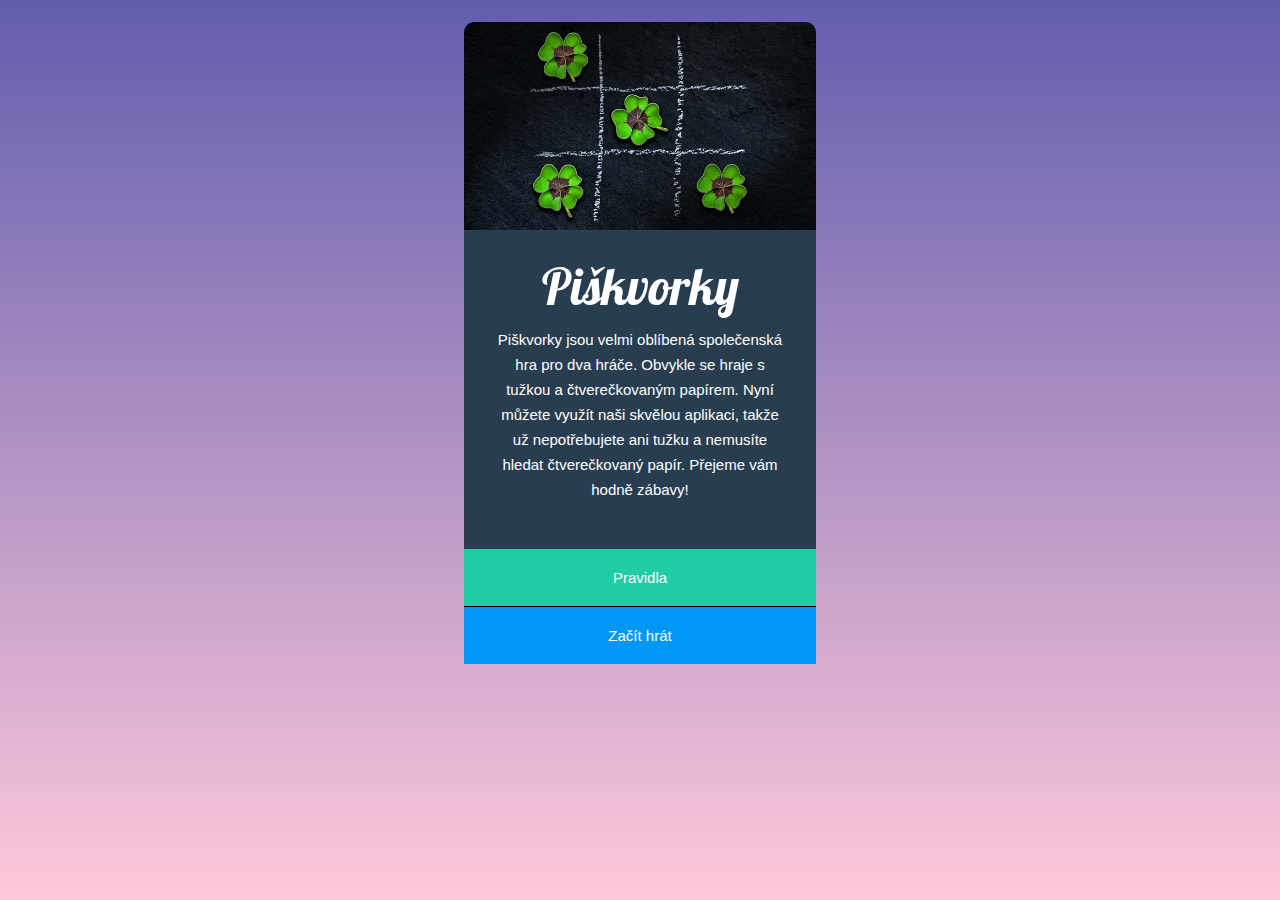
<file: index.html>
<!DOCTYPE html>
<html lang="cs">
  <head>
    <meta charset="UTF-8" />
    <meta http-equiv="X-UA-Compatible" content="IE=edge" />
    <meta name="viewport" content="width=device-width, initial-scale=1.0" />
    <title>Piškvorky</title>
    <link rel="stylesheet" href="styly.css" />
    <link rel="preconnect" href="https://fonts.googleapis.com" />
    <link rel="preconnect" href="https://fonts.gstatic.com" crossorigin />
    <link
      href="https://fonts.googleapis.com/css2?family=Lobster&display=swap"
      rel="stylesheet"
    />
  </head>
  <body>
    <main class="card">
      <div class="card__img"></div>
      <div class="card__text">
        <h1>Piškvorky</h1>
        <p>
          Piškvorky jsou velmi oblíbená společenská hra pro dva hráče. Obvykle
          se hraje s tužkou a čtverečkovaným papírem. Nyní můžete využít naši
          skvělou aplikaci, takže už nepotřebujete ani tužku a nemusíte hledat
          čtverečkovaný papír. Přejeme vám hodně zábavy!
        </p>
      </div>
      <div class="card__button card__button--rules">
        <a href="pravidla.html">Pravidla</a>
      </div>
      <div class="card__button card__button--play">
        <a href="hra.html">Začít hrát</a>
      </div>
    </main>
  </body>
</html>
</file>
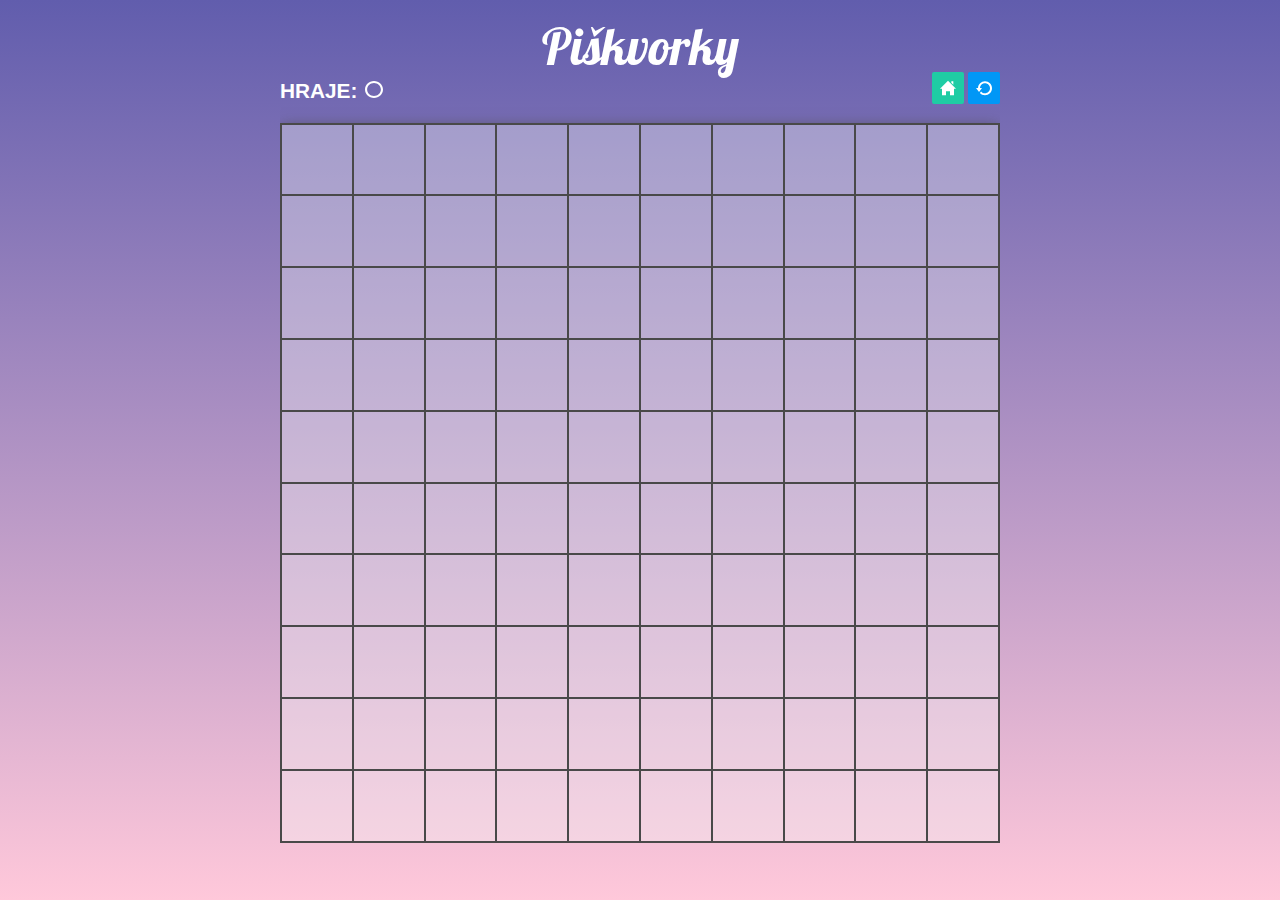
<file: hra.html>
<!DOCTYPE html>
<html lang="cs">
  <head>
    <meta charset="UTF-8" />
    <meta http-equiv="X-UA-Compatible" content="IE=edge" />
    <meta name="viewport" content="width=device-width, initial-scale=1.0" />
    <title>Hra</title>
    <link rel="stylesheet" href="styly.css" />
    <link rel="preconnect" href="https://fonts.googleapis.com" />
    <link rel="preconnect" href="https://fonts.gstatic.com" crossorigin />
    <link
      href="https://fonts.googleapis.com/css2?family=Lobster&display=swap"
      rel="stylesheet"
    />
    <script src="index.js" type="module"></script>
  </head>
  <body>
    <main class="game">
      <h1>Piškvorky</h1>
      <div class="game-header">
        <div class="game-header__turn">
          <span>HRAJE:</span
          ><img
            class="text-icon turn-icon"
            src="pravidla_images/circle.svg"
            alt="kolečko"
          />
        </div>
        <div class="game-header__controls">
          <a href="index.html"
            ><img
              class="game-header__button game-header__button--home"
              src="home.svg"
              alt="ikonka domu"
          /></a>
          <a href="hra.html"
            ><img
              class="game-header__button game-header__button--restart"
              src="restart.svg"
              alt="ikonka restart"
          /></a>
        </div>
      </div>
      <div class="game-pad">
        <button></button><button></button><button></button><button></button
        ><button></button><button></button><button></button><button></button
        ><button></button><button></button><button></button><button></button
        ><button></button><button></button><button></button><button></button
        ><button></button><button></button><button></button><button></button
        ><button></button><button></button><button></button><button></button
        ><button></button><button></button><button></button><button></button
        ><button></button><button></button><button></button><button></button
        ><button></button><button></button><button></button><button></button
        ><button></button><button></button><button></button><button></button
        ><button></button><button></button><button></button><button></button
        ><button></button><button></button><button></button><button></button
        ><button></button><button></button><button></button><button></button
        ><button></button><button></button><button></button><button></button
        ><button></button><button></button><button></button><button></button
        ><button></button><button></button><button></button><button></button
        ><button></button><button></button><button></button><button></button
        ><button></button><button></button><button></button><button></button
        ><button></button><button></button><button></button><button></button
        ><button></button><button></button><button></button><button></button
        ><button></button><button></button><button></button><button></button
        ><button></button><button></button><button></button><button></button
        ><button></button><button></button><button></button><button></button
        ><button></button><button></button><button></button><button></button
        ><button></button><button></button><button></button><button></button>
      </div>
    </main>
  </body>
</html>
</file>
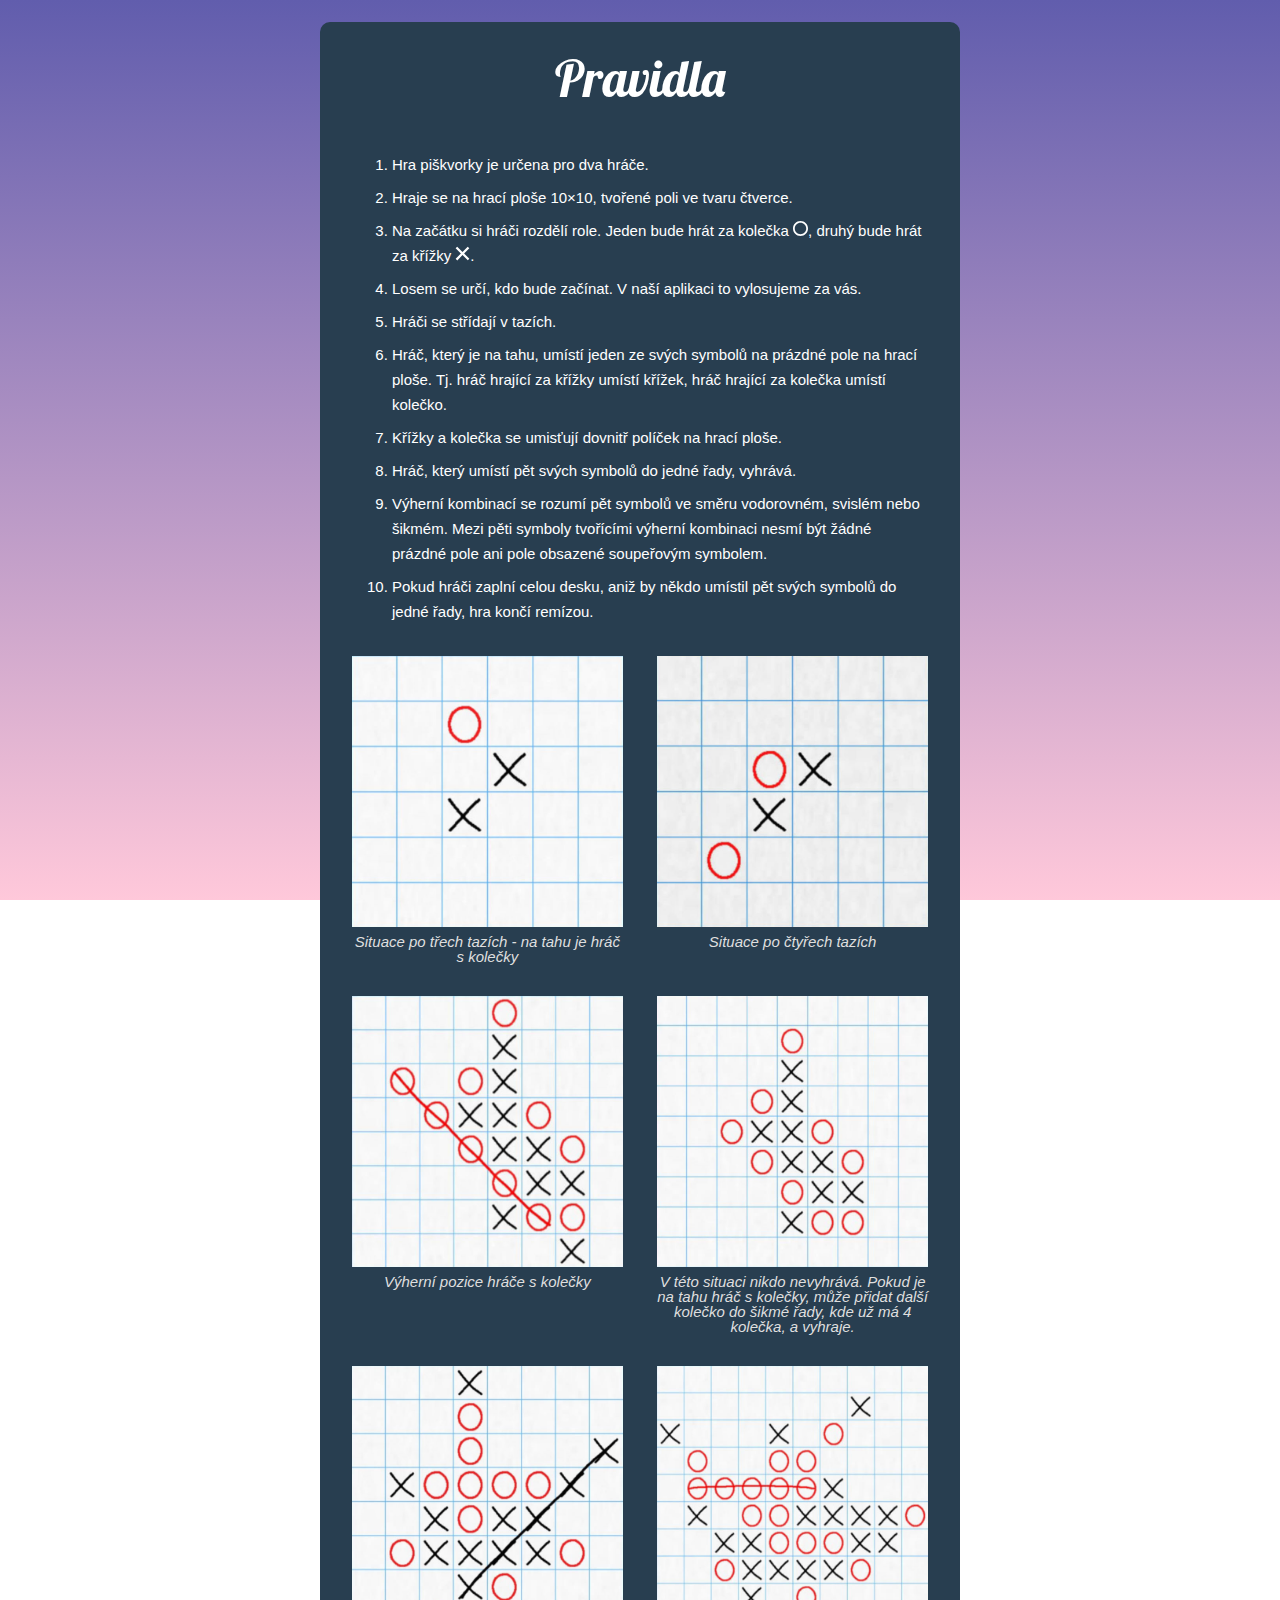
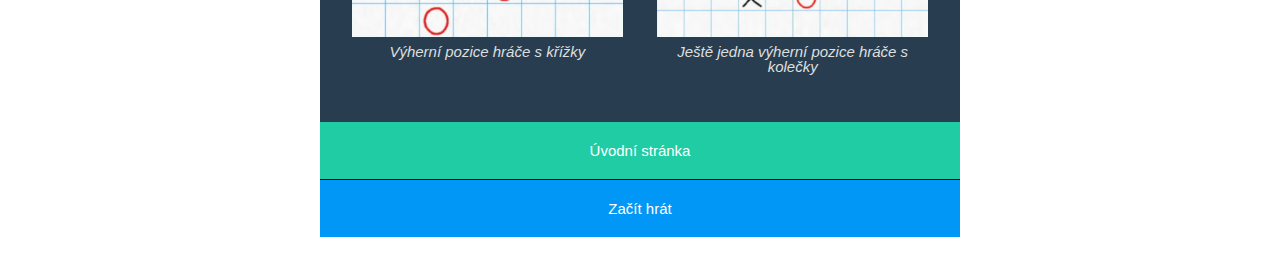
<file: pravidla.html>
<!DOCTYPE html>
<html lang="cs">
  <head>
    <meta charset="UTF-8" />
    <meta http-equiv="X-UA-Compatible" content="IE=edge" />
    <meta name="viewport" content="width=device-width, initial-scale=1.0" />
    <title>Pravidla</title>
    <link rel="stylesheet" href="styly.css" />
    <link
      href="https://fonts.googleapis.com/css2?family=Lobster&display=swap"
      rel="stylesheet"
    />
  </head>
  <body>
    <main class="card rules">
      <div class="card__text rules__text">
        <h1>Pravidla</h1>
        <ol class="rules__list">
          <li>Hra piškvorky je určena pro dva hráče.</li>
          <li>Hraje se na hrací ploše 10×10, tvořené poli ve tvaru čtverce.</li>
          <li>
            Na začátku si hráči rozdělí role. Jeden bude hrát za kolečka
            <img
              class="text-icon"
              src="pravidla_images/circle.svg"
              alt="kolečko"
            />, druhý bude hrát za křížky
            <img
              class="text-icon"
              src="pravidla_images/cross.svg"
              alt="křížek"
            />.
          </li>
          <li>
            Losem se určí, kdo bude začínat. V naší aplikaci to vylosujeme za
            vás.
          </li>
          <li>Hráči se střídají v tazích.</li>
          <li>
            Hráč, který je na tahu, umístí jeden ze svých symbolů na prázdné
            pole na hrací ploše. Tj. hráč hrající za křížky umístí křížek, hráč
            hrající za kolečka umístí kolečko.
          </li>
          <li>Křížky a kolečka se umisťují dovnitř políček na hrací ploše.</li>
          <li>Hráč, který umístí pět svých symbolů do jedné řady, vyhrává.</li>
          <li>
            Výherní kombinací se rozumí pět symbolů ve směru vodorovném, svislém
            nebo šikmém. Mezi pěti symboly tvořícími výherní kombinaci nesmí být
            žádné prázdné pole ani pole obsazené soupeřovým symbolem.
          </li>
          <li>
            Pokud hráči zaplní celou desku, aniž by někdo umístil pět svých
            symbolů do jedné řady, hra končí remízou.
          </li>
        </ol>
        <div class="rules__images">
          <figure>
            <img
              class="rules__image"
              src="pravidla_images/instructions-01.jpg"
              alt="Dva křížky jedno kolečko"
            />
            <figcaption>
              Situace po třech tazích - na tahu je hráč s kolečky
            </figcaption>
          </figure>
          <figure>
            <img
              class="rules__image"
              src="pravidla_images/instructions-02.jpg"
              alt="Dva křížky dvě kolečka"
            />
            <figcaption>Situace po čtyřech tazích</figcaption>
          </figure>
          <figure>
            <img
              class="rules__image"
              src="pravidla_images/instructions-03.jpg"
              alt="diagonálně proškrtnutých pět vítězných koleček"
            />
            <figcaption>Výherní pozice hráče s kolečky</figcaption>
          </figure>
          <figure>
            <img
              class="rules__image"
              src="pravidla_images/instructions-04.jpg"
              alt="hodně neškrtnutých koleček a křížků, remíza"
            />
            <figcaption>
              V této situaci nikdo nevyhrává. Pokud je na tahu hráč s kolečky,
              může přidat další kolečko do šikmé řady, kde už má 4 kolečka, a
              vyhraje.
            </figcaption>
          </figure>
          <figure>
            <img
              class="rules__image"
              src="pravidla_images/instructions-05.jpg"
              alt="diagonálně škrtnutých pět vítězných křížků"
            />
            <figcaption>Výherní pozice hráče s křížky</figcaption>
          </figure>
          <figure>
            <img
              class="rules__image"
              src="pravidla_images/instructions-06.jpg"
              alt="horizontálně škrtnutých pět vítězných koleček"
            />
            <figcaption>Ještě jedna výherní pozice hráče s kolečky</figcaption>
          </figure>
        </div>
      </div>
      <div class="card__button card__button--rules">
        <a href="index.html">Úvodní stránka</a>
      </div>
      <div class="card__button card__button--play">
        <a href="hra.html">Začít hrát</a>
      </div>
    </main>
  </body>
</html>
</file>
<file: styly.css>
:root {
  --green-color: #1fcca4;
  --gren-color-hover: #1cbb96;
  --blue-color: #0197f6;
  --blue-color-hover: #0090e9;
}

* {
  box-sizing: border-box;
}

body {
  background: linear-gradient(#615dad, #ffc8da);
  background-attachment: fixed;
  margin: 0;
  color: white;
  font-size: 15px;
  font-family: sans-serif;
  line-height: 25px;
}

main {
  text-align: center;
  max-width: 22rem;
  margin: 1.4rem auto;
  border-radius: 10px 10px 0 0;
  overflow: auto;
}

.card__img {
  background-image: url('uvodni.jpg');
  background-size: cover;
  background-position: center;
  height: 13rem;
  width: 100%;
}

.card__text {
  background-color: #283e50;
  padding: 2rem;
}

h1 {
  font-family: 'Lobster', 'cursive';
  font-size: 50px;
  line-height: 50px;
  font-weight: 100;
  margin: 0;
}

.card__button {
  padding: 1rem;
  cursor: pointer;
}

.card__button a {
  display: block;
  text-decoration: none;
  color: #ffffff;
}

.card__button--rules {
  background-color: var(--green-color);
}

.card__button--rules:hover,
.card__button--rules:focus {
  background-color: var(--gren-color-hover);
}

.card__button--play {
  border-top: 1px solid black;
  background-color: var(--blue-color);
}

.card__button--play:hover,
.card__button--play:focus {
  background-color: var(--blue-color-hover);
}

.rules {
  max-width: 20rem;
}

.rules__list {
  text-align: left;
  margin: 3rem 0 2rem 0;
}

.rules__list li {
  margin-bottom: 0.5rem;
}

.rules__images figure {
  margin: 2rem 0;
  text-align: center;
}

.rules__image {
  width: 100%;
}

figcaption {
  font-style: italic;
  line-height: 100%;
  color: rgb(223, 223, 223);
}

.text-icon {
  height: 1em;
  filter: invert(1);
}

.game {
  max-width: 80vmin;
}

.game-header {
  display: flex;
  justify-content: space-between;
  align-items: center;
  margin-bottom: 0.7rem;
}

.game-header__turn span {
  margin-right: 0.5rem;
  font-weight: bold;
  font-size: 1.3rem;
}

.turn-icon {
  font-size: 1.1rem;
}

.game-header__button {
  height: 2rem;
  padding: 0.5rem;
  border-radius: 2px;
  cursor: pointer;
}

.game-header__button--home {
  background-color: var(--green-color);
}

.game-header__button--home:hover,
.game-header__button--home:focus {
  background-color: var(--gren-color-hover);
}

.game-header__button--restart {
  background-color: var(--blue-color);
}

.game-header__button--restart:hover,
.game-header__button--restart:focus {
  background-color: var(--blue-color-hover);
}

.game-pad {
  display: flex;
  flex-wrap: wrap;
  box-shadow: 0px 2px 13px -1px rgba(74, 74, 74, 0.75);
  border: 1px solid rgb(73, 73, 73);
}

.game-pad button {
  width: calc(100% / 10);
  aspect-ratio: 1 / 1;
  background-color: rgba(246, 246, 246, 0.355);
  border: 1px solid rgb(73, 73, 73);
  cursor: pointer;
  background-size: 10%;
}

.game-pad button:hover,
.game-pad button:focus {
  background-color: rgba(255, 255, 255, 0.605);
}

.game-pad button:active {
  border: 2px solid rgb(46, 46, 46);
  border-radius: 5px;
  outline: 1px solid white;
  transition: all 0.1s ease;
}

button.board__field {
  background-size: 60%;
  background-position: center;
  background-repeat: no-repeat;
  transition: background-size 0.15s ease;
}

.board__field--circle {
  background-image: url('pravidla_images/circle.svg');
}

.board__field--cross {
  background-image: url('pravidla_images/cross.svg');
}

@media (min-width: 768px) {
  .rules {
    max-width: 80vw;
  }

  .rules__list {
    margin-bottom: 1rem;
  }

  .rules__images {
    display: flex;
    flex-wrap: wrap;
    justify-content: space-between;
  }

  .rules__images figure {
    width: 47%;
    margin: 1rem 0;
  }
}

@media (min-width: 1200px) {
  .rules {
    max-width: 50vw;
  }
}
</file>
